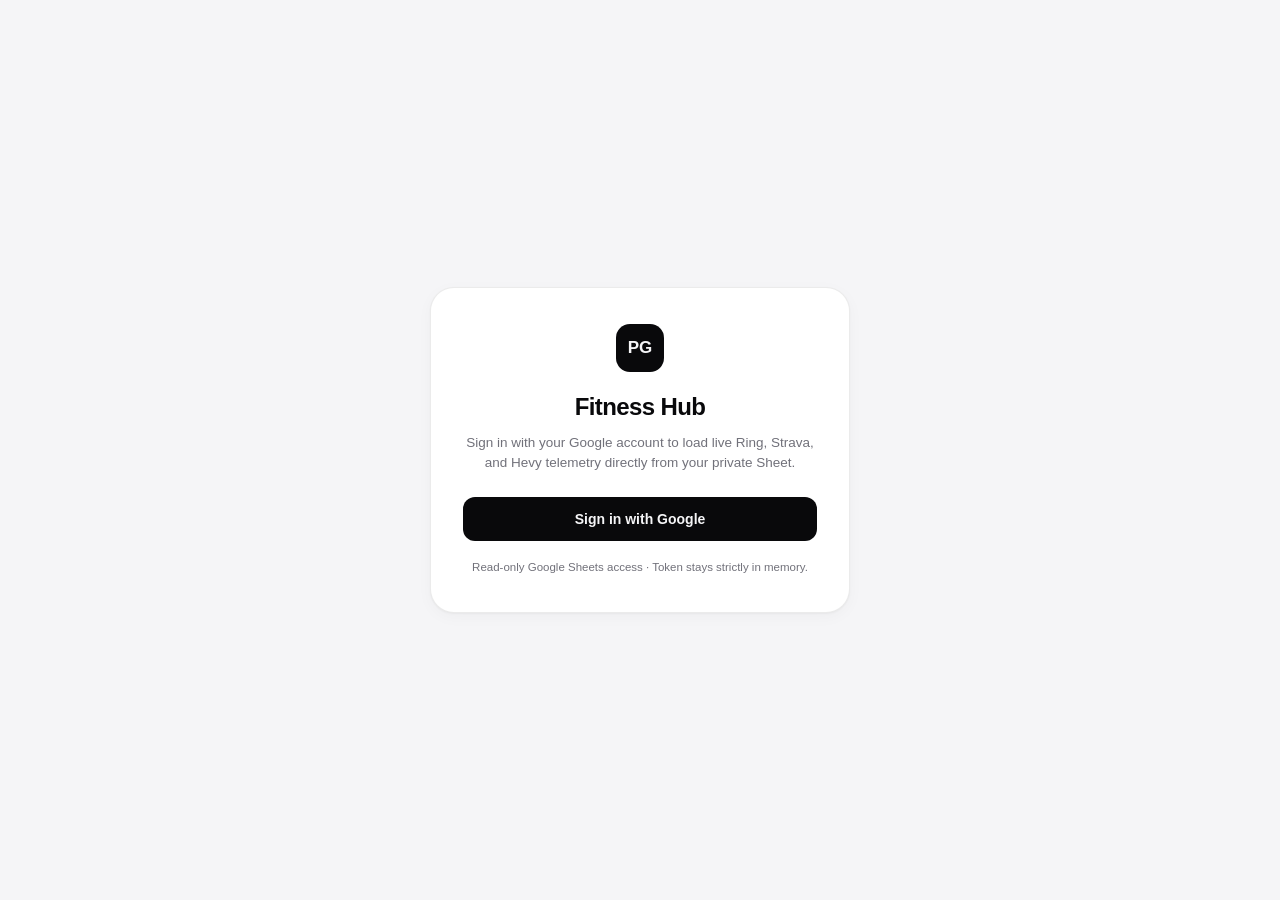
<file: index.html>
<!doctype html>
<html lang="en" data-theme="light">
<head>
  <meta charset="utf-8">
  <meta name="viewport" content="width=device-width, initial-scale=1, viewport-fit=cover">
  <meta http-equiv="Content-Security-Policy"
        content="default-src 'self'; script-src 'self' https://accounts.google.com/gsi/client; style-src 'self' https://accounts.google.com/gsi/style; connect-src 'self' https://sheets.googleapis.com https://accounts.google.com https://oauth2.googleapis.com https://air-quality-api.open-meteo.com https://api.open-meteo.com https://api.waqi.info; frame-src https://accounts.google.com; img-src 'self' data:; object-src 'none'; base-uri 'self'; form-action 'none'">
  <meta name="referrer" content="no-referrer">
  <meta name="apple-mobile-web-app-capable" content="yes">
  <meta name="apple-mobile-web-app-title" content="Fitness Hub">
  <meta name="theme-color" content="#f5f5f7">
  <link rel="manifest" href="manifest.webmanifest">
  <link rel="stylesheet" href="styles.css?v=20261128b">
  <title>Priyanka • Live Fitness Telemetry Hub</title>
</head>
<body>
  <div id="app" class="app-shell">
    <div class="loading-state">Loading telemetry…</div>
  </div>
  <script src="https://accounts.google.com/gsi/client" async defer></script>
  <script type="module" src="app.js?v=20261128b"></script>
</body>
</html>
</file>
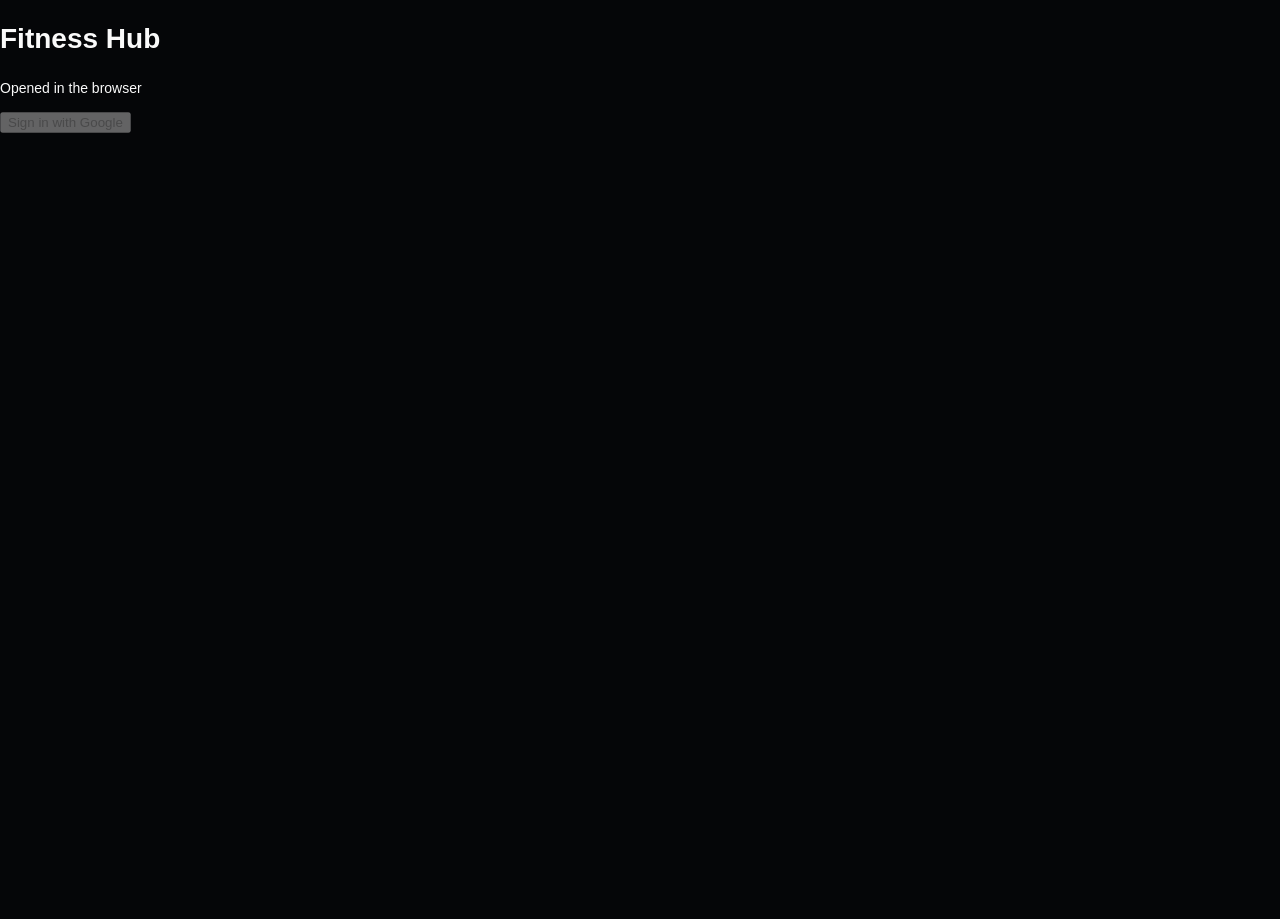
<file: signin-test.html>
<!doctype html>
<html lang="en">
<head>
  <meta charset="utf-8">
  <meta name="viewport" content="width=device-width, initial-scale=1, viewport-fit=cover">
  <meta http-equiv="Content-Security-Policy"
        content="default-src 'self'; script-src 'self' https://accounts.google.com/gsi/client; style-src 'self' https://accounts.google.com/gsi/style; frame-src https://accounts.google.com/gsi/; connect-src 'self' https://sheets.googleapis.com https://accounts.google.com/gsi/; img-src 'self' data:; object-src 'none'; base-uri 'self'; form-action 'none'">
  <meta name="referrer" content="no-referrer">
  <meta name="apple-mobile-web-app-capable" content="yes">
  <meta name="apple-mobile-web-app-title" content="Fitness Hub">
  <meta name="theme-color" content="#0f172a">
  <link rel="manifest" href="manifest.webmanifest">
  <link rel="stylesheet" href="styles.css">
  <title>Fitness Hub</title>
</head>
<body>
  <main>
    <h1>Fitness Hub</h1>
    <p id="mode" class="muted"></p>
    <button id="signin" type="button" disabled>Sign in with Google</button>
    <button id="signout" type="button" hidden>Sign out</button>
    <p id="status" role="status"></p>
    <p id="result" class="result"></p>
  </main>
  <script src="https://accounts.google.com/gsi/client" async defer></script>
  <script type="module" src="signin-test.js"></script>
</body>
</html>
</file>
<file: styles.css>
/* Priyanka Fitness Hub — Whoop / Ultrahuman / Apple Pro-Athlete Design System */

:root {
  --bg: #050608;
  --bg-elev: #0a0c10;
  --bg-card: #0e1015;
  --bg-card-solid: #0e1015;
  --bg-card-hover: #14171f;
  --bg-subtle: rgba(255, 255, 255, 0.035);
  --bg-pill: rgba(255, 255, 255, 0.065);
  --text: #fafafa;
  --text-soft: #a1a1aa;
  --muted: #71717a;
  --border: rgba(255, 255, 255, 0.075);
  --border-strong: rgba(255, 255, 255, 0.16);
  --grid-line: rgba(255, 255, 255, 0.06);
  --ring-track: rgba(255, 255, 255, 0.09);
  --shadow: none;

  --green: #10d981;
  --green-soft: rgba(16, 217, 129, 0.12);
  --cyan: #38bdf8;
  --cyan-soft: rgba(56, 189, 248, 0.12);
  --indigo: #818cf8;
  --indigo-soft: rgba(129, 140, 248, 0.12);
  --purple: #a78bfa;
  --amber: #f59e0b;
  --amber-soft: rgba(245, 158, 11, 0.12);
  --rose: #fb7185;
  --rose-soft: rgba(251, 113, 133, 0.12);

  --radius: 20px;
  --radius-sm: 12px;
  --sidebar-w: 216px;
  font-family: -apple-system, BlinkMacSystemFont, "SF Pro Display", "Inter", "Segoe UI", Roboto, sans-serif;
}

[data-theme="light"] {
  --bg: #f5f5f7;
  --bg-elev: #ffffff;
  --bg-card: #ffffff;
  --bg-card-solid: #ffffff;
  --bg-card-hover: #f9fafb;
  --bg-subtle: #f4f4f5;
  --bg-pill: #eceef2;
  --text: #09090b;
  --text-soft: #3f3f46;
  --muted: #71717a;
  --border: rgba(9, 9, 11, 0.08);
  --border-strong: rgba(9, 9, 11, 0.18);
  --grid-line: rgba(9, 9, 11, 0.06);
  --ring-track: #eceef2;
  --shadow: 0 1px 2px rgba(9, 9, 11, 0.04), 0 4px 16px rgba(9, 9, 11, 0.03);
  --green: #059669;
  --green-soft: rgba(5, 150, 105, 0.11);
  --cyan: #0284c7;
  --cyan-soft: rgba(2, 132, 199, 0.10);
  --indigo: #4f46e5;
  --indigo-soft: rgba(79, 70, 229, 0.10);
  --amber: #d97706;
  --amber-soft: rgba(217, 119, 6, 0.11);
  --rose: #e11d48;
  --rose-soft: rgba(225, 29, 72, 0.10);
}

* { box-sizing: border-box; }
html, body { margin: 0; padding: 0; background: var(--bg); color: var(--text); }
body {
  min-height: 100vh;
  -webkit-font-smoothing: antialiased;
  -moz-osx-font-smoothing: grayscale;
  line-height: 1.45;
  font-size: 14px;
}

.tabular { font-variant-numeric: tabular-nums; }
.loading-state { padding: 64px; text-align: center; color: var(--muted); width: 100%; }

.auth-wrap {
  width: 100%;
  min-height: 100vh;
  display: grid;
  place-items: center;
  padding: 24px;
}

.auth-card {
  width: 100%;
  max-width: 420px;
  background: var(--bg-card);
  border: 1px solid var(--border);
  border-radius: 24px;
  padding: 36px 32px;
  box-shadow: var(--shadow);
  text-align: center;
}

.auth-mark {
  width: 48px;
  height: 48px;
  border-radius: 14px;
  background: var(--text);
  color: var(--bg);
  display: grid;
  place-items: center;
  font-weight: 800;
  font-size: 17px;
  margin: 0 auto 18px;
}

.auth-title {
  margin: 0 0 8px;
  font-size: 24px;
  font-weight: 700;
  letter-spacing: -0.025em;
}

.auth-sub {
  margin: 0 0 24px;
  font-size: 13.5px;
  color: var(--muted);
  line-height: 1.5;
}

.auth-btn {
  width: 100%;
  padding: 12px 18px;
  border-radius: 12px;
  border: none;
  background: var(--text);
  color: var(--bg);
  font: inherit;
  font-size: 14px;
  font-weight: 600;
  cursor: pointer;
  transition: opacity 0.15s ease;
}
.auth-btn:hover { opacity: 0.9; }
.auth-btn:disabled { opacity: 0.55; cursor: wait; }

.auth-err {
  margin-top: 14px;
  font-size: 12.5px;
  color: var(--rose);
}

.auth-note {
  margin-top: 18px;
  font-size: 11.5px;
  color: var(--muted);
}

/* ---- App Shell & Minimalist Sidebar -------------------------------------- */

.app-shell {
  display: flex;
  min-height: 100vh;
}

.sidebar {
  width: var(--sidebar-w);
  flex-shrink: 0;
  position: sticky;
  top: 0;
  height: 100vh;
  background: var(--bg-elev);
  border-right: 1px solid var(--border);
  display: flex;
  flex-direction: column;
  padding: 24px 14px 18px;
  gap: 24px;
  z-index: 20;
}

.brand {
  display: flex;
  align-items: center;
  gap: 10px;
  padding: 0 8px;
}

.brand-mark {
  width: 30px;
  height: 30px;
  border-radius: 9px;
  background: var(--text);
  color: var(--bg);
  display: grid;
  place-items: center;
  font-weight: 800;
  font-size: 12px;
  letter-spacing: -0.04em;
  flex-shrink: 0;
}

.brand-title { font-weight: 700; font-size: 14px; letter-spacing: -0.02em; }
.brand-sub { font-size: 11px; color: var(--muted); }

.nav-list {
  display: flex;
  flex-direction: column;
  gap: 2px;
  flex: 1;
}

.nav-btn {
  display: flex;
  align-items: center;
  gap: 11px;
  width: 100%;
  padding: 9px 11px;
  border: none;
  border-radius: 10px;
  background: transparent;
  color: var(--muted);
  font: inherit;
  font-size: 13.5px;
  font-weight: 500;
  cursor: pointer;
  transition: background 0.15s ease, color 0.15s ease;
  text-align: left;
}

.nav-btn:hover {
  background: var(--bg-subtle);
  color: var(--text-soft);
}

.nav-btn.active {
  background: var(--bg-pill);
  color: var(--text);
  font-weight: 600;
}

.nav-badge {
  margin-left: auto;
  font-size: 11px;
  font-weight: 500;
  color: var(--muted);
  font-variant-numeric: tabular-nums;
}

.sidebar-race {
  padding: 14px 12px;
  border-top: 1px solid var(--border);
}

.sidebar-race-kicker {
  font-size: 10px;
  text-transform: uppercase;
  letter-spacing: 0.1em;
  color: var(--muted);
  font-weight: 600;
}

.sidebar-race-name { font-size: 12.5px; font-weight: 600; margin-top: 4px; color: var(--text-soft); }
.sidebar-race-days { font-size: 24px; font-weight: 700; color: var(--text); margin-top: 2px; letter-spacing: -0.03em; font-variant-numeric: tabular-nums; }
.sidebar-race-sub { font-size: 11px; color: var(--muted); }

.sidebar-foot {
  display: flex;
  align-items: center;
  justify-content: space-between;
  gap: 8px;
  padding: 12px 6px 0;
  border-top: 1px solid var(--border);
}

.sync-pill {
  display: flex;
  align-items: center;
  gap: 7px;
  font-size: 11px;
  color: var(--muted);
}

.sync-dot {
  width: 6px;
  height: 6px;
  border-radius: 50%;
  background: var(--green);
  flex-shrink: 0;
}
.sync-dot.stale { background: var(--amber); }

.icon-btn {
  width: 32px;
  height: 32px;
  border-radius: 9px;
  border: 1px solid var(--border);
  background: transparent;
  color: var(--muted);
  display: grid;
  place-items: center;
  cursor: pointer;
}
.icon-btn:hover { border-color: var(--border-strong); color: var(--text); }
.icon-btn:disabled { opacity: 0.6; cursor: wait; }
.icon-btn.spinning .ico { animation: spin 0.9s linear infinite; }

@keyframes spin {
  from { transform: rotate(0deg); }
  to { transform: rotate(360deg); }
}

.foot-actions {
  display: inline-flex;
  align-items: center;
  gap: 6px;
}

.mobile-bar { display: none; }
.mobile-nav { display: none; }

/* Main canvas */
.main-content {
  flex: 1;
  min-width: 0;
  padding: 32px 40px 56px;
  max-width: 1180px;
  margin: 0 auto;
  width: 100%;
}

/* ---- Page Header --------------------------------------------------------- */

.page-head {
  display: flex;
  align-items: flex-end;
  justify-content: space-between;
  gap: 16px;
  margin-bottom: 26px;
  flex-wrap: wrap;
}

.page-kicker {
  font-size: 11px;
  font-weight: 600;
  text-transform: uppercase;
  letter-spacing: 0.1em;
  color: var(--muted);
  margin-bottom: 4px;
}

.page-title {
  margin: 0;
  font-size: 28px;
  font-weight: 700;
  letter-spacing: -0.03em;
  line-height: 1.15;
}

.page-sub {
  margin: 5px 0 0;
  font-size: 13px;
  color: var(--muted);
}

/* ---- Bento Grid & Cards -------------------------------------------------- */

.grid {
  display: grid;
  gap: 16px;
  margin-bottom: 16px;
}
.grid-2 { grid-template-columns: repeat(2, minmax(0, 1fr)); }
.grid-3 { grid-template-columns: repeat(3, minmax(0, 1fr)); }
.grid-4 { grid-template-columns: repeat(4, minmax(0, 1fr)); }
.grid-7-5 { grid-template-columns: minmax(0, 7fr) minmax(0, 5fr); }

.card {
  background: var(--bg-card);
  border: 1px solid var(--border);
  border-radius: var(--radius);
  padding: 22px 24px;
  box-shadow: var(--shadow);
  min-width: 0;
}

.card-head {
  display: flex;
  align-items: center;
  justify-content: space-between;
  gap: 12px;
  margin-bottom: 16px;
  flex-wrap: wrap;
}

.card-title {
  margin: 0;
  font-size: 12px;
  font-weight: 600;
  text-transform: uppercase;
  letter-spacing: 0.08em;
  color: var(--muted);
  display: flex;
  align-items: center;
  gap: 7px;
}

.card-sub { font-size: 12px; color: var(--muted); }

.aqi-bar {
  background: var(--bg-card);
  border: 1px solid var(--border);
  border-radius: var(--radius);
  padding: 14px 20px;
  box-shadow: var(--shadow);
  display: flex;
  align-items: center;
  justify-content: space-between;
  gap: 16px;
  flex-wrap: wrap;
  margin-bottom: 16px;
}

.aqi-left {
  display: flex;
  align-items: center;
  gap: 14px;
  min-width: 0;
  flex: 1;
}

.aqi-badge {
  display: inline-flex;
  flex-direction: column;
  align-items: center;
  justify-content: center;
  min-width: 62px;
  padding: 6px 10px;
  border-radius: 12px;
  font-variant-numeric: tabular-nums;
  flex-shrink: 0;
}
.aqi-badge.ok { background: var(--green-soft); color: var(--green); }
.aqi-badge.warn { background: var(--amber-soft); color: var(--amber); }
.aqi-badge.stop { background: var(--rose-soft); color: var(--rose); }
.aqi-badge.info { background: var(--cyan-soft); color: var(--cyan); }

.aqi-num { font-size: 20px; font-weight: 800; line-height: 1.05; }
.aqi-lbl { font-size: 9px; font-weight: 700; text-transform: uppercase; letter-spacing: 0.08em; margin-top: 2px; }

.aqi-title { font-size: 14px; font-weight: 700; color: var(--text); }
.aqi-sub { font-size: 12px; color: var(--muted); margin-top: 2px; }

.aqi-right {
  display: flex;
  align-items: center;
  gap: 8px;
  flex-wrap: wrap;
}

.trajectory-card {
  background: var(--bg-card);
  border: 1px solid var(--border);
  border-radius: var(--radius);
  padding: 20px 24px;
  box-shadow: var(--shadow);
  margin-bottom: 16px;
}

.trajectory-top {
  display: flex;
  align-items: flex-start;
  justify-content: space-between;
  gap: 16px;
  flex-wrap: wrap;
  margin-bottom: 14px;
}

.trajectory-callout {
  margin: 4px 0 6px;
  font-size: 20px;
  font-weight: 700;
  letter-spacing: -0.025em;
  color: var(--text);
}

.trajectory-forecast {
  margin: 0;
  font-size: 13px;
  color: var(--text-soft);
  max-width: 720px;
}

.trajectory-score {
  display: inline-flex;
  flex-direction: column;
  align-items: center;
  padding: 8px 14px;
  border-radius: 14px;
  font-variant-numeric: tabular-nums;
  flex-shrink: 0;
}
.trajectory-score.ok { background: var(--green-soft); color: var(--green); }
.trajectory-score.warn { background: var(--amber-soft); color: var(--amber); }
.trajectory-score.stop { background: var(--rose-soft); color: var(--rose); }
.trajectory-score-num { font-size: 22px; font-weight: 800; line-height: 1.05; }
.trajectory-score-lbl { font-size: 9.5px; font-weight: 700; text-transform: uppercase; letter-spacing: 0.08em; margin-top: 2px; }

.trajectory-bars {
  display: grid;
  grid-template-columns: repeat(3, minmax(0, 1fr));
  gap: 12px;
  padding-top: 14px;
  border-top: 1px solid var(--border);
}

.ontrack-card {
  background: var(--bg-card);
  border: 1px solid var(--border);
  border-radius: var(--radius);
  padding: 20px 24px;
  box-shadow: var(--shadow);
  margin-bottom: 16px;
}

.ontrack-head {
  display: flex;
  align-items: center;
  justify-content: space-between;
  gap: 14px;
  flex-wrap: wrap;
  margin-bottom: 14px;
}

.ontrack-title-row {
  display: flex;
  align-items: center;
  gap: 10px;
  flex-wrap: wrap;
}

.ontrack-summary {
  margin: 4px 0 0;
  font-size: 13px;
  color: var(--text-soft);
}

.pillar-grid {
  display: grid;
  grid-template-columns: repeat(5, minmax(0, 1fr));
  gap: 10px;
}

.pillar-cell {
  background: var(--bg-subtle);
  border: 1px solid var(--border);
  border-radius: 12px;
  padding: 11px 13px;
  display: flex;
  flex-direction: column;
  gap: 4px;
}

.pillar-top {
  display: flex;
  align-items: center;
  justify-content: space-between;
  font-size: 10.5px;
  font-weight: 600;
  text-transform: uppercase;
  letter-spacing: 0.06em;
  color: var(--muted);
}

.pillar-val {
  font-size: 15px;
  font-weight: 700;
  color: var(--text);
  font-variant-numeric: tabular-nums;
}

.pillar-target {
  font-size: 11px;
  color: var(--muted);
}

.pr-grid {
  display: grid;
  grid-template-columns: repeat(4, minmax(0, 1fr));
  gap: 10px;
}

.pr-tile {
  background: var(--bg-subtle);
  border: 1px solid var(--border);
  border-radius: 12px;
  padding: 12px 14px;
}

.pr-name {
  font-size: 11.5px;
  font-weight: 600;
  color: var(--muted);
  white-space: nowrap;
  overflow: hidden;
  text-overflow: ellipsis;
}

.pr-val {
  font-size: 18px;
  font-weight: 700;
  color: var(--text);
  margin-top: 4px;
  font-variant-numeric: tabular-nums;
}

.pr-sub {
  font-size: 11px;
  color: var(--muted);
  margin-top: 2px;
}

.nudge-tag {
  display: inline-block;
  margin-left: 8px;
  font-size: 11px;
  font-weight: 600;
  color: var(--green);
}

.ex-item.dimmed { opacity: 0.45; }

.fallback-box {
  background: var(--bg-subtle);
  border: 1px solid var(--border);
  border-left: 3px solid var(--amber);
  border-radius: 12px;
  padding: 13px 15px;
  margin-bottom: 14px;
}
.fallback-box.stop { border-left-color: var(--rose); }
.fallback-title { font-size: 13.5px; font-weight: 700; color: var(--text); margin-bottom: 6px; }
.fallback-list { margin: 0; padding-left: 18px; font-size: 12.5px; color: var(--text-soft); display: grid; gap: 3px; }

.sweet-grid {
  display: grid;
  grid-template-columns: repeat(3, minmax(0, 1fr));
  gap: 10px;
}

.sweet-cell {
  background: var(--bg-subtle);
  border: 1px solid var(--border);
  border-radius: 12px;
  padding: 12px 14px;
}
.sweet-cell.best { border-color: var(--green); }

/* ---- Front Athlete Status Bar -------------------------------------------- */

.status-bar {
  background: var(--bg-card);
  border: 1px solid var(--border);
  border-radius: var(--radius);
  box-shadow: var(--shadow);
  display: grid;
  grid-template-columns: repeat(5, minmax(0, 1fr));
  margin-bottom: 16px;
  overflow: hidden;
}

.status-cell {
  padding: 15px 18px;
  border-right: 1px solid var(--border);
  display: flex;
  flex-direction: column;
  gap: 5px;
  min-width: 0;
}
.status-cell:last-child { border-right: none; }

.status-cell-k {
  display: flex;
  align-items: center;
  justify-content: space-between;
  font-size: 10px;
  font-weight: 700;
  text-transform: uppercase;
  letter-spacing: 0.09em;
  color: var(--muted);
}

.status-dot {
  width: 7px;
  height: 7px;
  border-radius: 50%;
  flex-shrink: 0;
}
.status-dot.ok { background: var(--green); }
.status-dot.warn { background: var(--amber); }
.status-dot.stop { background: var(--rose); }
.status-dot.info { background: var(--cyan); }

.status-cell-v {
  font-size: 16px;
  font-weight: 700;
  letter-spacing: -0.02em;
  color: var(--text);
  font-variant-numeric: tabular-nums;
  white-space: nowrap;
  overflow: hidden;
  text-overflow: ellipsis;
}

.status-cell-sub {
  font-size: 11px;
  color: var(--muted);
  white-space: nowrap;
  overflow: hidden;
  text-overflow: ellipsis;
}

.mini-bar {
  height: 4px;
  border-radius: 999px;
  background: var(--ring-track);
  overflow: hidden;
  margin-top: 3px;
}

.mini-bar-fill {
  height: 100%;
  border-radius: 999px;
}

/* ---- Pro Athlete Hero (Whoop / Ultrahuman Triad) ------------------------- */

.hero-triad {
  background: var(--bg-card);
  border: 1px solid var(--border);
  border-radius: var(--radius);
  padding: 28px 30px;
  display: grid;
  grid-template-columns: auto minmax(0, 1fr);
  gap: 36px;
  align-items: center;
  margin-bottom: 16px;
}

.hero-rings {
  display: flex;
  align-items: center;
  gap: 24px;
}

.ring-box {
  display: flex;
  flex-direction: column;
  align-items: center;
  gap: 9px;
}

.ring-caption {
  font-size: 10.5px;
  font-weight: 600;
  color: var(--muted);
  text-transform: uppercase;
  letter-spacing: 0.1em;
}

.radial-val {
  fill: var(--text);
  font-size: 26px;
  font-weight: 700;
  letter-spacing: -0.03em;
  font-variant-numeric: tabular-nums;
}

.radial-sub {
  fill: var(--muted);
  font-size: 11px;
  font-weight: 500;
}

.hero-brief {
  border-left: 1px solid var(--border);
  padding-left: 32px;
  min-width: 0;
}

.status-line {
  display: inline-flex;
  align-items: center;
  gap: 7px;
  font-size: 11px;
  font-weight: 700;
  text-transform: uppercase;
  letter-spacing: 0.1em;
  margin-bottom: 8px;
}
.status-line.ok { color: var(--green); }
.status-line.easy, .status-line.swap { color: var(--amber); }
.status-line.stop { color: var(--rose); }
.status-line.none { color: var(--muted); }

.hero-headline {
  margin: 0 0 8px;
  font-size: 24px;
  font-weight: 700;
  letter-spacing: -0.025em;
  line-height: 1.2;
}

.hero-text {
  margin: 0;
  color: var(--text-soft);
  font-size: 13.5px;
  line-height: 1.55;
  max-width: 520px;
}

.checkin-drawer {
  margin-top: 14px;
  padding-top: 14px;
  border-top: 1px solid var(--border);
}

/* ---- Chips / Toggles / Segment Controls ---------------------------------- */

.chip-row {
  display: flex;
  flex-wrap: wrap;
  gap: 7px;
  align-items: center;
}

.chip {
  padding: 6px 12px;
  border-radius: 999px;
  border: 1px solid var(--border);
  background: transparent;
  color: var(--text-soft);
  font: inherit;
  font-size: 12px;
  font-weight: 500;
  cursor: pointer;
  transition: all 0.14s ease;
}
.chip:hover { border-color: var(--border-strong); color: var(--text); }
.chip.active {
  background: var(--text);
  border-color: var(--text);
  color: var(--bg);
  font-weight: 600;
}
.chip.danger.active {
  background: var(--rose-soft);
  border-color: var(--rose);
  color: var(--rose);
}

.seg-group {
  display: inline-flex;
  background: var(--bg-subtle);
  border: 1px solid var(--border);
  border-radius: 10px;
  padding: 3px;
  gap: 2px;
}

.seg-btn {
  padding: 5px 11px;
  border-radius: 7px;
  border: none;
  background: transparent;
  color: var(--muted);
  font: inherit;
  font-size: 12px;
  font-weight: 600;
  cursor: pointer;
}
.seg-btn.active {
  background: var(--bg-pill);
  color: var(--text);
}

/* ---- Minimalist KPI Cards ------------------------------------------------ */

.kpi-card {
  background: var(--bg-card);
  border: 1px solid var(--border);
  border-radius: var(--radius);
  padding: 18px 20px;
  display: flex;
  flex-direction: column;
  gap: 6px;
  min-width: 0;
}

.kpi-top {
  display: flex;
  align-items: center;
  justify-content: space-between;
  font-size: 10.5px;
  font-weight: 600;
  color: var(--muted);
  text-transform: uppercase;
  letter-spacing: 0.09em;
}

.kpi-val {
  font-size: 28px;
  font-weight: 700;
  letter-spacing: -0.03em;
  font-variant-numeric: tabular-nums;
  line-height: 1.1;
  margin-top: 2px;
}

.kpi-unit { font-size: 13px; font-weight: 500; color: var(--muted); margin-left: 3px; }
.kpi-sub { font-size: 12px; color: var(--muted); }
.kpi-delta { font-size: 11.5px; font-weight: 600; font-variant-numeric: tabular-nums; }
.kpi-delta.good { color: var(--green); }
.kpi-delta.warn { color: var(--amber); }
.kpi-delta.neutral { color: var(--muted); }
.sparkline { width: 100%; height: 32px; display: block; margin-top: 6px; }

.race-slide-pill {
  display: inline-flex;
  align-items: center;
  gap: 10px;
  padding: 6px 13px;
  border-radius: 999px;
  background: var(--bg-card);
  border: 1px solid var(--border);
  box-shadow: var(--shadow);
  font-size: 12px;
}

.race-slide-name {
  font-weight: 600;
  color: var(--text);
  white-space: nowrap;
}

.race-slide-track {
  position: relative;
  width: 78px;
  height: 5px;
  border-radius: 999px;
  background: var(--ring-track);
  flex-shrink: 0;
}

.race-slide-fill {
  height: 100%;
  border-radius: 999px;
  background: linear-gradient(90deg, var(--cyan), var(--green));
}

.race-slide-thumb {
  position: absolute;
  top: 50%;
  width: 9px;
  height: 9px;
  border-radius: 50%;
  background: var(--green);
  border: 2px solid var(--bg-card);
  transform: translate(-50%, -50%);
  box-shadow: 0 0 0 1px rgba(5, 150, 105, 0.25);
}

.race-slide-days {
  font-weight: 700;
  color: var(--text);
  font-variant-numeric: tabular-nums;
  white-space: nowrap;
}

.week-metrics {
  display: flex;
  align-items: center;
  gap: 16px;
  flex-wrap: wrap;
}

.week-metric {
  display: inline-flex;
  align-items: center;
  gap: 8px;
  padding: 5px 11px;
  border-radius: 999px;
  background: var(--bg-subtle);
  border: 1px solid var(--border);
  font-size: 12px;
}

.week-metric-lbl {
  color: var(--muted);
  font-weight: 600;
  font-size: 11px;
  text-transform: uppercase;
  letter-spacing: 0.06em;
}

.week-metric-val {
  color: var(--text);
  font-weight: 700;
  font-variant-numeric: tabular-nums;
}

.week-metric-bar {
  width: 52px;
  height: 5px;
  border-radius: 999px;
  background: var(--ring-track);
  overflow: hidden;
}

.week-metric-fill {
  height: 100%;
  border-radius: 999px;
  background: var(--cyan);
}
.week-metric-fill.done { background: var(--green); }

.seg-dots {
  display: inline-flex;
  align-items: center;
  gap: 4px;
}

.seg-dot {
  width: 14px;
  height: 5px;
  border-radius: 999px;
  background: var(--ring-track);
}
.seg-dot.filled { background: var(--green); }

/* ---- Minimalist Week Rail ------------------------------------------------ */

.week-strip {
  display: grid;
  grid-template-columns: repeat(7, minmax(0, 1fr));
  gap: 8px;
}

.day-tile {
  padding: 12px 8px;
  border-radius: 13px;
  border: 1px solid transparent;
  background: var(--bg-subtle);
  text-align: center;
  cursor: pointer;
  transition: all 0.14s ease;
  color: var(--text);
  font: inherit;
}
.day-tile:hover { background: var(--bg-card-hover); border-color: var(--border); }
.day-tile.today { background: var(--bg-pill); border-color: var(--border-strong); }
.day-tile.selected { border-color: var(--text); }

.day-name { font-size: 10.5px; font-weight: 600; color: var(--muted); text-transform: uppercase; letter-spacing: 0.08em; }
.day-plan { font-size: 13px; font-weight: 600; margin-top: 5px; white-space: nowrap; overflow: hidden; text-overflow: ellipsis; }
.day-meta { font-size: 11px; color: var(--muted); margin-top: 3px; font-variant-numeric: tabular-nums; }
.day-dot {
  width: 5px; height: 5px; border-radius: 50%; margin: 7px auto 0;
  background: var(--ring-track);
}
.day-dot.workout { background: var(--green); }
.day-dot.walk { background: var(--text-soft); }

/* ---- Hairline Editorial Lists (Zero Nested Boxes) ------------------------ */

.session-hero-title {
  margin: 0 0 12px;
  font-size: 22px;
  font-weight: 700;
  letter-spacing: -0.025em;
}

.spec-row {
  display: flex;
  flex-wrap: wrap;
  gap: 24px;
  padding: 14px 0;
  border-top: 1px solid var(--border);
  border-bottom: 1px solid var(--border);
  margin-bottom: 14px;
}

.spec-item { display: flex; flex-direction: column; gap: 3px; }
.spec-k { font-size: 10.5px; font-weight: 600; color: var(--muted); text-transform: uppercase; letter-spacing: 0.08em; }
.spec-v { font-size: 14px; font-weight: 600; color: var(--text); }

.hairline-list { display: flex; flex-direction: column; }

.hairline-row {
  display: flex;
  align-items: center;
  justify-content: space-between;
  gap: 12px;
  padding: 12px 0;
  border-bottom: 1px solid var(--border);
}
.hairline-row:last-child { border-bottom: none; padding-bottom: 0; }
.hairline-row.clickable { cursor: pointer; }
.hairline-row.clickable:hover .row-title { color: var(--text); }

.row-title { font-size: 13.5px; font-weight: 600; color: var(--text); }
.row-sub { font-size: 12px; color: var(--muted); margin-top: 2px; }
.row-right { font-size: 13px; font-weight: 600; color: var(--text-soft); font-variant-numeric: tabular-nums; white-space: nowrap; }

.drawer-btn {
  display: inline-flex;
  align-items: center;
  gap: 7px;
  padding: 7px 12px;
  border-radius: 9px;
  border: 1px solid var(--border);
  background: transparent;
  color: var(--text-soft);
  font: inherit;
  font-size: 12.5px;
  font-weight: 600;
  cursor: pointer;
}
.drawer-btn:hover { border-color: var(--border-strong); color: var(--text); }

.section-divider {
  height: 1px;
  background: var(--border);
  margin: 18px 0;
}

/* ---- Charts & Legends ---------------------------------------------------- */

.chart-svg { width: 100%; height: auto; display: block; }
.chart-axis { fill: var(--muted); font-size: 10.5px; font-variant-numeric: tabular-nums; }
.chart-band-label { font-size: 10px; font-weight: 700; letter-spacing: 0.04em; }
.chart-empty { fill: var(--muted); font-size: 13px; }

.legend-row {
  display: flex;
  flex-wrap: wrap;
  gap: 14px;
  font-size: 11.5px;
  color: var(--muted);
}
.legend-item { display: inline-flex; align-items: center; gap: 6px; }
.legend-swatch { width: 9px; height: 9px; border-radius: 3px; display: inline-block; }

/* ---- Zone Bar & Progress Bars -------------------------------------------- */

.zone-bar-wrap { width: 100%; min-width: 90px; }
.zone-bar {
  display: flex;
  height: 8px;
  border-radius: 999px;
  overflow: hidden;
  background: var(--ring-track);
  gap: 1px;
}
.zone-seg { height: 100%; }

.prog-track {
  height: 6px;
  border-radius: 999px;
  background: var(--ring-track);
  overflow: hidden;
  margin: 8px 0;
}
.prog-fill {
  height: 100%;
  border-radius: 999px;
  background: var(--green);
}

/* ---- Badges & Pills (Restrained) ----------------------------------------- */

.pill {
  display: inline-flex;
  align-items: center;
  padding: 3px 9px;
  border-radius: 999px;
  font-size: 11px;
  font-weight: 600;
  font-variant-numeric: tabular-nums;
  white-space: nowrap;
}
.pill-green { background: var(--green-soft); color: var(--green); }
.pill-cyan { background: var(--cyan-soft); color: var(--cyan); }
.pill-indigo { background: var(--indigo-soft); color: var(--indigo); }
.pill-amber { background: var(--amber-soft); color: var(--amber); }
.pill-rose { background: var(--rose-soft); color: var(--rose); }
.pill-muted { background: var(--bg-pill); color: var(--text-soft); }

/* ---- Tables & Detail Panels ---------------------------------------------- */

.table-wrap { width: 100%; overflow-x: auto; }

table.data-table {
  width: 100%;
  border-collapse: collapse;
  font-size: 12.5px;
  font-variant-numeric: tabular-nums;
}

table.data-table th {
  text-align: left;
  padding: 10px;
  font-size: 10.5px;
  font-weight: 600;
  text-transform: uppercase;
  letter-spacing: 0.08em;
  color: var(--muted);
  border-bottom: 1px solid var(--border);
  white-space: nowrap;
}

table.data-table td {
  padding: 11px 10px;
  border-bottom: 1px solid var(--border);
  color: var(--text-soft);
  vertical-align: middle;
}

table.data-table tr.clickable { cursor: pointer; }
table.data-table tr.clickable:hover td { background: var(--bg-subtle); color: var(--text); }
table.data-table td.strong { color: var(--text); font-weight: 600; }

.detail-panel {
  background: var(--bg-subtle);
  border-radius: 12px;
  padding: 12px 14px;
  margin: 4px 0;
  display: grid;
  gap: 8px;
  font-size: 12.5px;
}

.detail-grid { display: flex; flex-wrap: wrap; gap: 16px; }
.detail-kv { display: flex; flex-direction: column; gap: 2px; }
.detail-k { font-size: 10px; color: var(--muted); text-transform: uppercase; letter-spacing: 0.08em; }
.detail-v { font-weight: 600; color: var(--text); }

.ex-item {
  border-bottom: 1px solid var(--border);
  padding: 12px 0;
}
.ex-item:last-child { border-bottom: none; }
.ex-head { display: flex; align-items: center; justify-content: space-between; gap: 10px; cursor: pointer; }
.ex-name { font-weight: 600; font-size: 13.5px; }
.ex-dose { font-size: 12px; color: var(--muted); margin-top: 2px; }
.ex-cues {
  margin-top: 9px;
  padding-left: 12px;
  border-left: 2px solid var(--border-strong);
  display: grid;
  gap: 4px;
  font-size: 12px;
  color: var(--text-soft);
}

.muted-xs { font-size: 11.5px; color: var(--muted); }

select.select-input {
  background: var(--bg-card-solid);
  color: var(--text);
  border: 1px solid var(--border-strong);
  border-radius: 9px;
  padding: 6px 10px;
  font: inherit;
  font-size: 12.5px;
  font-weight: 600;
}

/* ---- Responsive (Tablet & iPhone) ---------------------------------------- */

@media (max-width: 1120px) {
  .trajectory-bars { grid-template-columns: 1fr; }
  .pillar-grid { grid-template-columns: repeat(2, minmax(0, 1fr)); }
  .pr-grid { grid-template-columns: repeat(2, minmax(0, 1fr)); }
  .sweet-grid { grid-template-columns: 1fr; }
  .status-bar { grid-template-columns: repeat(2, minmax(0, 1fr)); }
  .status-cell { border-bottom: 1px solid var(--border); }
  .status-cell:nth-child(2n) { border-right: none; }
  .status-cell:last-child { grid-column: 1 / -1; border-bottom: none; border-right: none; }
  .grid-4 { grid-template-columns: repeat(2, minmax(0, 1fr)); }
  .hero-triad { grid-template-columns: 1fr; gap: 22px; }
  .hero-brief { border-left: none; padding-left: 0; border-top: 1px solid var(--border); padding-top: 18px; }
}

@media (max-width: 920px) {
  .sidebar { display: none; }
  .app-shell { flex-direction: column; }

  .mobile-bar {
    display: flex;
    align-items: center;
    justify-content: space-between;
    padding: 12px 16px;
    position: sticky;
    top: 0;
    z-index: 30;
    background: var(--bg-elev);
    border-bottom: 1px solid var(--border);
  }

  .main-content { padding: 18px 14px 92px; }
  .grid-2, .grid-3, .grid-7-5 { grid-template-columns: 1fr; }
  .hero-triad { padding: 20px 16px; }
  .hero-rings { justify-content: space-around; gap: 8px; width: 100%; }
  .radial-ring { width: 92px; height: 92px; }
  .hero-headline { font-size: 20px; }

  .week-strip { gap: 5px; }
  .day-tile { padding: 9px 4px; }
  .day-plan { font-size: 11.5px; }

  .mobile-nav {
    display: grid;
    grid-template-columns: repeat(5, 1fr);
    position: fixed;
    bottom: 0;
    left: 0;
    right: 0;
    background: var(--bg-elev);
    border-top: 1px solid var(--border);
    padding: 6px 4px calc(6px + env(safe-area-inset-bottom));
    z-index: 40;
  }

  .mobile-nav-btn {
    display: flex;
    flex-direction: column;
    align-items: center;
    gap: 3px;
    border: none;
    background: transparent;
    color: var(--muted);
    font: inherit;
    font-size: 10.5px;
    font-weight: 600;
    padding: 5px 2px;
    cursor: pointer;
  }
  .mobile-nav-btn.active { color: var(--text); }
}
</file>
